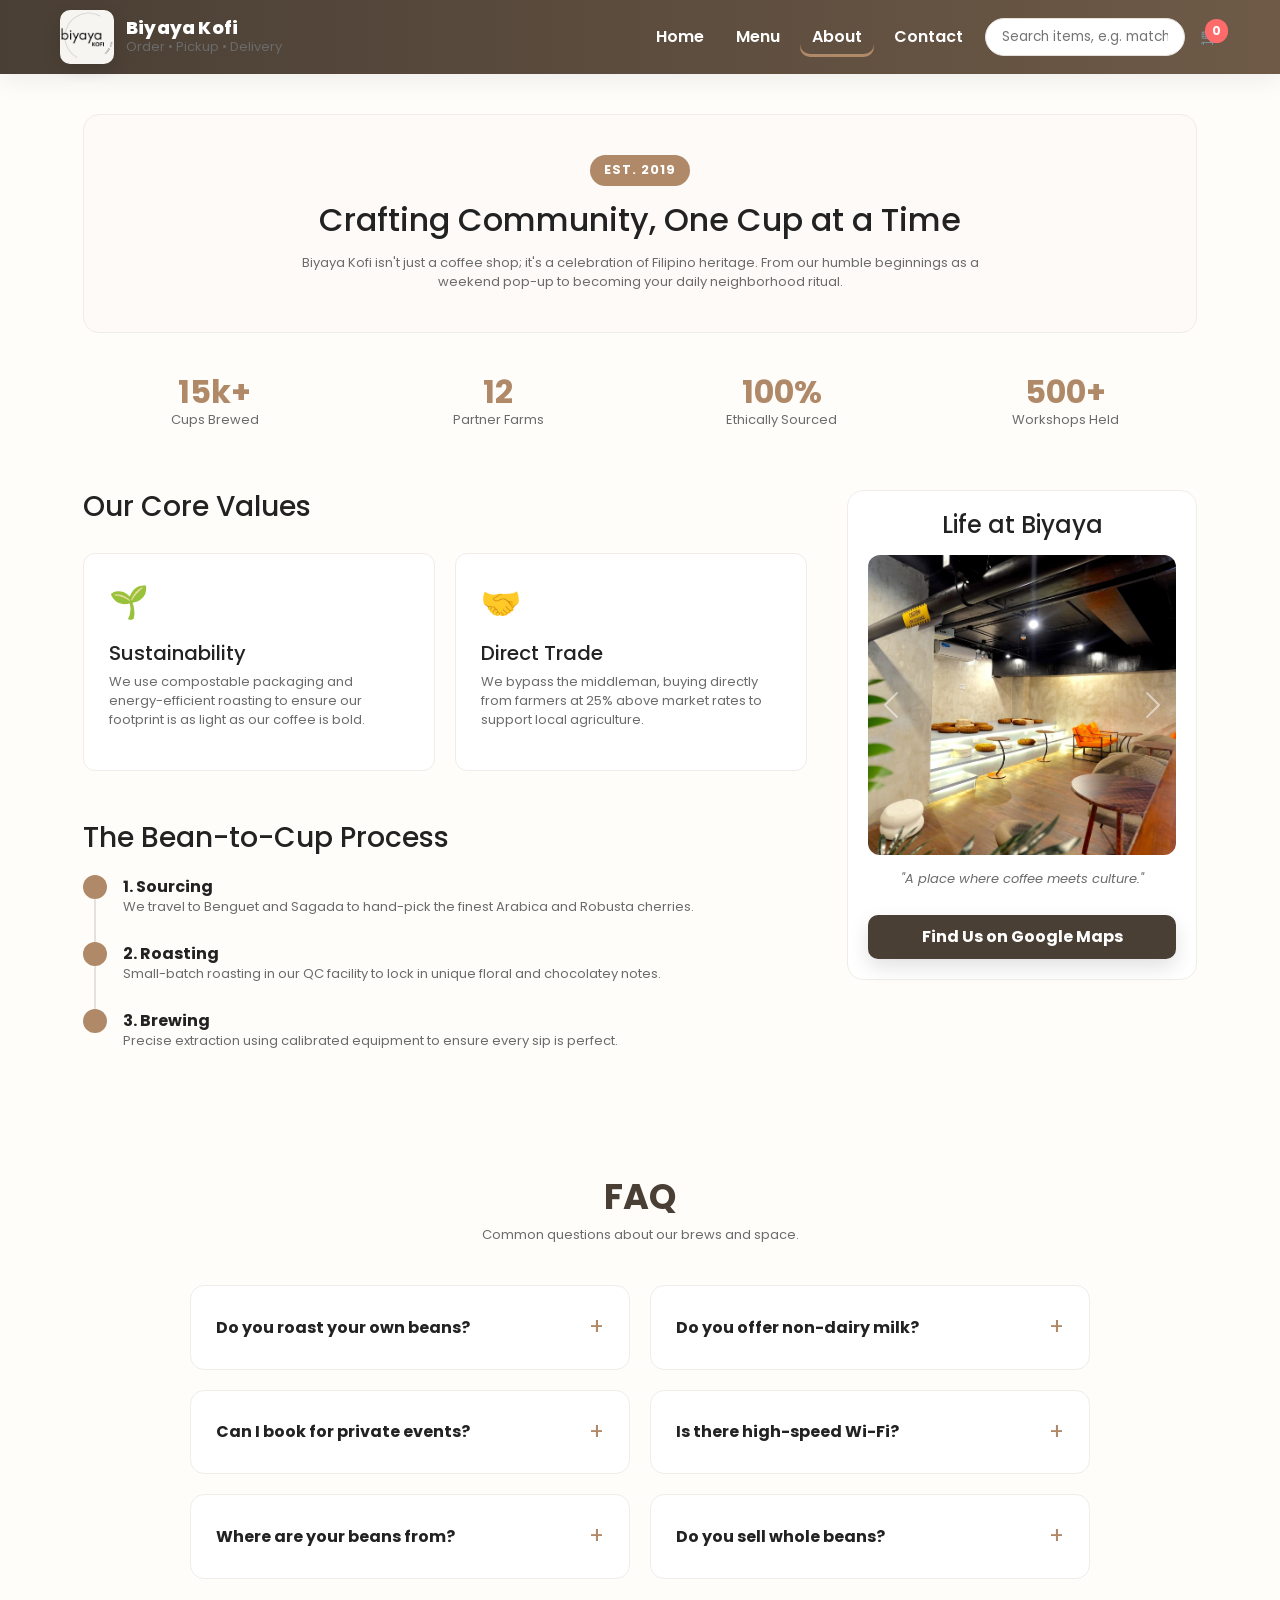
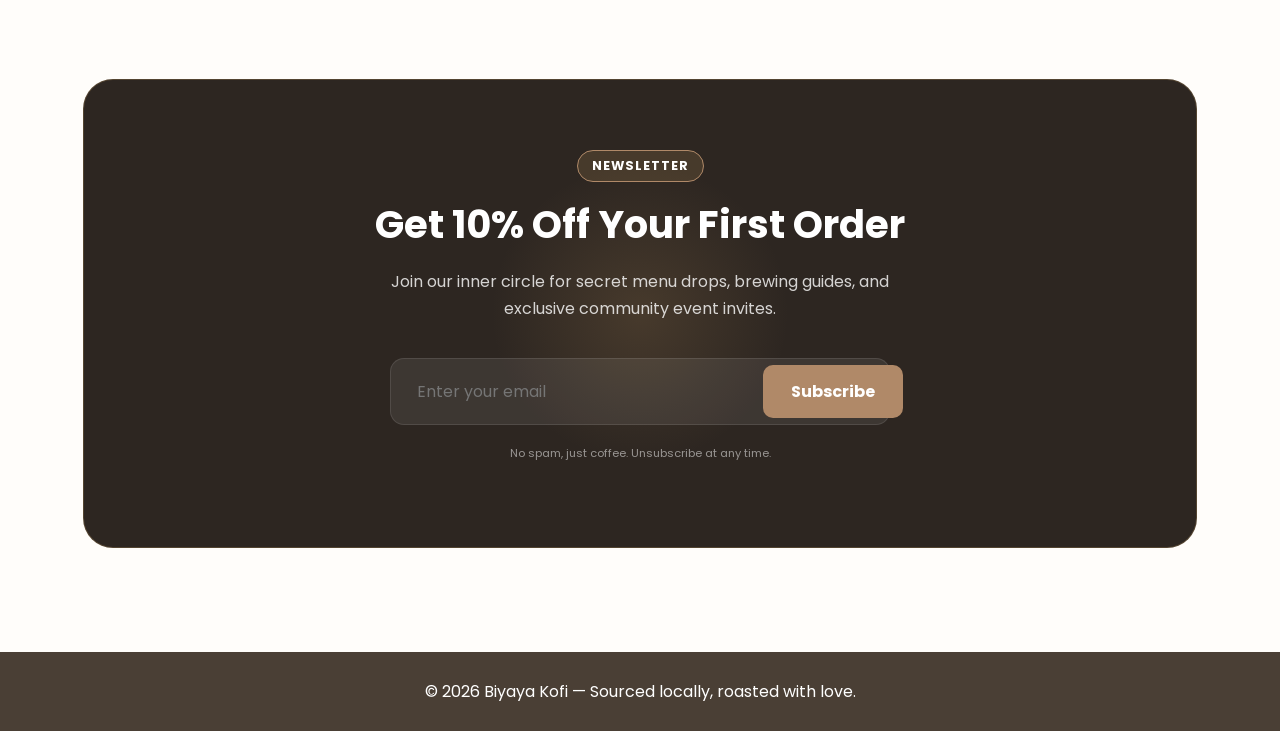
<file: about.html>
<!DOCTYPE html>
<html lang="en">
<head>
  <meta charset="utf-8"/>
  <meta name="viewport" content="width=device-width,initial-scale=1"/>
  <title>Biyaya Kofi — Our Story</title>

  <link href="https://cdn.jsdelivr.net/npm/bootstrap@5.3.2/dist/css/bootstrap.min.css" rel="stylesheet">
  <link href="https://fonts.googleapis.com/css2?family=Poppins:wght@300;400;600;700&display=swap" rel="stylesheet">
  <link rel="stylesheet" href="css/style.css">

  <style>
    .header-controls {
      display: flex;
      align-items: center;
      gap: 15px;
    }

    .search-input {
      padding: 8px 16px;
      border-radius: 20px;
      border: 1px solid #e6e1dd;
      font-size: 0.85rem;
      width: 200px; 
      outline: none;
      transition: all 0.3s ease;
      background-color: #fff;
    }

    .search-input:focus {
      width: 250px; 
      border-color: var(--accent);
      box-shadow: 0 0 8px rgba(176,138,88,0.15);
    }
.hero-mini { background: #fdfaf7; padding: 40px 20px; border-radius: 16px; margin-bottom: 30px; text-align: center; border: 1px solid #f0ece8; }
.pill { display:inline-block; padding:6px 14px; border-radius:999px; background:var(--accent); color:#fff; font-size: 0.8rem; font-weight:700; text-transform: uppercase; letter-spacing: 1px; }

.stats-bar { display: grid; grid-template-columns: repeat(auto-fit, minmax(150px, 1fr)); gap: 20px; margin: 40px 0; text-align: center; }
.stat-item h2 { color: var(--accent); margin-bottom: 0; font-weight: 700; }

.values-grid { display: grid; grid-template-columns: repeat(auto-fit, minmax(280px, 1fr)); gap: 20px; margin-top: 30px; }
.value-card { background: #fff; padding: 25px; border-radius: 12px; border: 1px solid #f0ece8; transition: transform 0.3s ease; }
.value-card:hover { transform: translateY(-5px); border-color: var(--accent); }
.value-icon { font-size: 2rem; margin-bottom: 15px; display: block; }

.process-step { position: relative; padding-left: 40px; margin-bottom: 25px; }
.process-step::before { content: ''; position: absolute; left: 0; top: 0; width: 24px; height: 24px; background: var(--accent); border-radius: 50%; }
.process-step::after { content: ''; position: absolute; left: 11px; top: 24px; width: 2px; height: calc(100% + 5px); background: #e6e1dd; }
.process-step:last-child::after { display: none; }

.initiative img { width: 100%; height: 180px; object-fit: cover; border-radius: 12px; margin-bottom: 10px; }

.faq-grid {
  max-width: 900px;
  margin: auto;
  display: grid;
  grid-template-columns: repeat(auto-fit, minmax(400px, 1fr));
  gap: 20px;
}

.faq-item {
  background: #fff;
  padding: 10px;
  border-radius: 14px;
  border: 1px solid #f0ece8;
  transition: all 0.4s cubic-bezier(0.175, 0.885, 0.32, 1.275);
}

.faq-item:hover {
  transform: translateY(-5px);
  box-shadow: 0 10px 20px rgba(0,0,0,0.05);
  border-color: var(--accent);
}

.faq-item summary {
  padding: 15px;
  list-style: none;
  cursor: pointer;
  outline: none;
  display: flex;
  justify-content: space-between;
  align-items: center;
}

.faq-item summary::after {
  content: '+';
  font-size: 1.4rem;
  color: var(--accent);
  transition: transform 0.3s ease;
}

.faq-item[open] summary::after {
  transform: rotate(45deg);
}

.faq-content {
  padding: 0 15px 15px 15px;
  animation: slideDown 0.4s ease-out;
}

@keyframes slideDown {
  from { opacity: 0; transform: translateY(-10px); }
  to { opacity: 1; transform: translateY(0); }
}

.mailer-card {
  background: #2d2621;
  padding: 70px 40px;
  border-radius: 30px;
  color: #fff;
  text-align: center;
  position: relative;
  overflow: hidden;
  border: 1px solid rgba(176,138,88,0.3);
}

.glow-orb {
  position: absolute;
  top: 50%;
  left: 50%;
  width: 300px;
  height: 300px;
  background: radial-gradient(circle, rgba(176,138,88,0.2) 0%, transparent 70%);
  transform: translate(-50%, -50%);
  animation: pulseGlow 6s infinite alternate;
  pointer-events: none;
}

@keyframes pulseGlow {
  0% { transform: translate(-50%, -50%) scale(1); opacity: 0.5; }
  100% { transform: translate(-50%, -50%) scale(1.5); opacity: 0.8; }
}

.mailer-form {
  display: flex;
  gap: 10px;
  max-width: 500px;
  margin: auto;
  padding: 6px;
  background: rgba(255,255,255,0.08);
  border-radius: 14px;
  border: 1px solid rgba(255,255,255,0.1);
}

.mailer-form input {
  flex: 1;
  background: transparent;
  border: none;
  padding: 15px 20px;
  color: #fff;
  outline: none;
}

.btn-glow {
  background: var(--accent);
  color: #fff;
  border: none;
  padding: 14px 28px;
  border-radius: 10px;
  font-weight: 700;
  transition: 0.3s;
  cursor: pointer;
}

.btn-glow:hover {
  box-shadow: 0 0 20px rgba(176,138,88,0.4);
  transform: scale(1.02);
}

@media (max-width: 768px) {
  .faq-grid { grid-template-columns: 1fr; }
  .mailer-form { flex-direction: column; background: transparent; padding: 0; }
  .mailer-form input { background: rgba(255,255,255,0.1); border-radius: 12px; margin-bottom: 10px; }
}
  </style>
</head>
<body>

  <header class="site-header" role="banner">
    <div class="header-inner container">
      <a class="brand" href="home.html" aria-label="Biyaya Kofi home">
        <img src="photos/biyaya kofi.jpg" alt="Biyaya Kofi logo">
        <div><h1>Biyaya Kofi</h1><div class="small-muted">Order • Pickup • Delivery</div></div>
      </a>

      <nav class="main-nav" role="navigation" aria-label="Main">
        <div class="nav-list">
          <a class="nav-link nav-anim" href="index.html">Home</a>
          <a class="nav-link nav-anim" href="menu.html">Menu</a>
          <a class="nav-link nav-anim active" href="about.html">About</a>
          <a class="nav-link nav-anim" href="contact.html">Contact</a>
        </div>

      <div class="header-controls">
          <input class="search-input" id="searchInput" placeholder="Search items, e.g. matcha, waffle" aria-label="Search menu">
          <div class="cart-icon" id="openCartTop" role="button" aria-label="Open cart">🛒 <span class="cart-count" id="cartCountTop">0</span></div>
          <div class="hamburger" id="hamb">☰</div>
        </div>
      </nav>
    </div>
  </header>

  <main class="container" style="padding:40px 18px;">
    
    <section class="hero-mini">
      <span class="pill">Est. 2019</span>
      <h2 style="margin: 15px 0">Crafting Community, One Cup at a Time</h2>
      <p class="small-muted" style="max-width: 700px; margin: auto;">Biyaya Kofi isn't just a coffee shop; it's a celebration of Filipino heritage. From our humble beginnings as a weekend pop-up to becoming your daily neighborhood ritual.</p>
    </section>

    <div class="stats-bar">
      <div class="stat-item"><h2>15k+</h2><div class="small-muted">Cups Brewed</div></div>
      <div class="stat-item"><h2>12</h2><div class="small-muted">Partner Farms</div></div>
      <div class="stat-item"><h2>100%</h2><div class="small-muted">Ethically Sourced</div></div>
      <div class="stat-item"><h2>500+</h2><div class="small-muted">Workshops Held</div></div>
    </div>

    <div style="display:grid; grid-template-columns: 1fr 350px; gap:40px; margin-top: 60px;" class="about-grid">
      
      <div>
        <h3>Our Core Values</h3>
        <div class="values-grid">
          <div class="value-card">
            <span class="value-icon">🌱</span>
            <h5>Sustainability</h5>
            <p class="small-muted">We use compostable packaging and energy-efficient roasting to ensure our footprint is as light as our coffee is bold.</p>
          </div>
          <div class="value-card">
            <span class="value-icon">🤝</span>
            <h5>Direct Trade</h5>
            <p class="small-muted">We bypass the middleman, buying directly from farmers at 25% above market rates to support local agriculture.</p>
          </div>
        </div>

        <h3 style="margin-top: 50px;">The Bean-to-Cup Process</h3>
        <div style="margin-top: 20px;">
          <div class="process-step">
            <strong>1. Sourcing</strong>
            <p class="small-muted">We travel to Benguet and Sagada to hand-pick the finest Arabica and Robusta cherries.</p>
          </div>
          <div class="process-step">
            <strong>2. Roasting</strong>
            <p class="small-muted">Small-batch roasting in our QC facility to lock in unique floral and chocolatey notes.</p>
          </div>
          <div class="process-step">
            <strong>3. Brewing</strong>
            <p class="small-muted">Precise extraction using calibrated equipment to ensure every sip is perfect.</p>
          </div>
        </div>
      </div>

      <aside>
        <div style="background:#fff; padding:20px; border-radius:16px; border:1px solid #f0ece8; position: sticky; top: 100px;">
          <h4 style="text-align:center; margin-bottom:15px;">Life at Biyaya</h4>
          <div id="aboutCarousel" class="carousel slide" data-bs-ride="carousel">
            <div class="carousel-inner">
              <div class="carousel-item active">
                <img src="photos/interiorup.jpg" class="d-block w-100" style="height:300px; object-fit:cover; border-radius:12px;">
              </div>
              <div class="carousel-item">
                <img src="photos/interior.jpg" class="d-block w-100" style="height:300px; object-fit:cover; border-radius:12px;">
              </div>
              <div class="carousel-item">
                <img src="photos/foods.jpg" class="d-block w-100" style="height:300px; object-fit:cover; border-radius:12px;">
              </div>
            </div>
            <button class="carousel-control-prev" type="button" data-bs-target="#aboutCarousel" data-bs-slide="prev">
              <span class="carousel-control-prev-icon"></span>
            </button>
            <button class="carousel-control-next" type="button" data-bs-target="#aboutCarousel" data-bs-slide="next">
              <span class="carousel-control-next-icon"></span>
            </button>
          </div>
          <p class="small-muted" style="margin-top:15px; font-style: italic; text-align: center;">"A place where coffee meets culture."</p>
          <a class="btn w-100" href="contact.html" style="margin-top:10px;">Find Us on Google Maps</a>
        </div>
      </aside>
    </div>

     <section style="margin-top: 100px;">
      <div style="text-align: center; margin-bottom: 40px;">
        <h3 style="font-size: 2.2rem; font-weight: 700; color: #4a3f35;">FAQ</h3>
        <p class="small-muted">Common questions about our brews and space.</p>
      </div>
      
      <div class="faq-grid">
        <details class="faq-item">
          <summary><strong>Do you roast your own beans?</strong></summary>
          <div class="faq-content"><p class="small-muted">Yes. We roast in small 5kg batches twice a week to ensure every cup is at peak freshness.</p></div>
        </details>
        <details class="faq-item">
          <summary><strong>Do you offer non-dairy milk?</strong></summary>
          <div class="faq-content"><p class="small-muted">We offer Oatly Oat Milk and Almond milk for a small ₱35-₱50 add-on.</p></div>
        </details>
        <details class="faq-item">
          <summary><strong>Can I book for private events?</strong></summary>
          <div class="faq-content"><p class="small-muted">Absolutely. We host birthdays, workshops, and corporate mixers. Contact us for rates.</p></div>
        </details>
        <details class="faq-item">
          <summary><strong>Is there high-speed Wi-Fi?</strong></summary>
          <div class="faq-content"><p class="small-muted">Yes! We are remote-work friendly with fast fiber Wi-Fi and plenty of power outlets.</p></div>
        </details>
        <details class="faq-item">
          <summary><strong>Where are your beans from?</strong></summary>
          <div class="faq-content"><p class="small-muted">Our core beans come from Atok, Benguet. We also feature seasonal roasts from Ethiopia and Brazil.</p></div>
        </details>
        <details class="faq-item">
          <summary><strong>Do you sell whole beans?</strong></summary>
          <div class="faq-content"><p class="small-muted">Yes! We sell 250g and 500g bags in-store and can grind them for you upon request.</p></div>
        </details>
      </div>
    </section>

    <section style="margin-top: 100px; margin-bottom: 40px;">
      <div class="mailer-card">
        <div class="glow-orb"></div>
        <div style="position: relative; z-index: 1;">
          <span class="pill" style="background: rgba(176,138,88,0.2); border: 1px solid var(--accent);">Newsletter</span>
          <h2 style="font-size: 2.4rem; margin: 20px 0; font-weight: 700;">Get 10% Off Your First Order</h2>
          <p style="opacity: 0.8; max-width: 550px; margin: 0 auto 35px; line-height: 1.7;">Join our inner circle for secret menu drops, brewing guides, and exclusive community event invites.</p>
          
          <form id="subscribeForm" class="mailer-form">
            <input type="email" id="subEmail" placeholder="Enter your email" required>
            <button class="btn-glow" type="submit">Subscribe</button>
          </form>
          
          <div id="subResult" style="margin-top: 20px; font-weight: 600; color: var(--accent);"></div>
          <p style="font-size: 0.7rem; opacity: 0.5; margin-top: 15px;">No spam, just coffee. Unsubscribe at any time.</p>
        </div>
      </div>
    </section>
  </main>

  <footer class="site-footer">
    <div>© 2026 Biyaya Kofi — Sourced locally, roasted with love.</div>
  </footer>

  <script src="https://cdn.jsdelivr.net/npm/bootstrap@5.3.2/dist/js/bootstrap.bundle.min.js"></script>
  <script>
    function updateCartUI() {
      const cart = JSON.parse(localStorage.getItem('bk_cart') || '{}');
      const count = Object.values(cart).reduce((total, item) => total + item.qty, 0);
      document.getElementById('cartCountTop').textContent = count;
    }

    document.getElementById('subscribeForm').onsubmit = (e) => {
      e.preventDefault();
      document.getElementById('subResult').innerHTML = "Welcome to the family! Check your inbox soon.";
      e.target.reset();
    };

    document.getElementById('hamb').onclick = () => {
        const nav = document.querySelector('.nav-list');
        nav.style.display = nav.style.display === 'flex' ? 'none' : 'flex';
    };

    window.onload = updateCartUI;
    window.onfocus = updateCartUI;
  </script>
</body>
</html>
</file>
<file: css/style.css>
:root{
  --brown-900: #4a3f35;
  --brown-800: #5b4a3f;
  --brown-700: #6e5a47;
  --accent: #b08968;
  --cream: #f5ebe0;
  --muted: #6b6b6b;
  --glass: rgba(255,255,255,0.06);
  --success: #14a44d;
  --danger: #e04848;
  --shadow: 0 10px 30px rgba(0,0,0,0.12);
}

*{box-sizing:border-box;margin:0;padding:0}
html,body{height:100%}
body{
  font-family: "Poppins", Inter, system-ui, -apple-system, "Segoe UI", Roboto, "Helvetica Neue", Arial;
  background: #fffdfa;
  color: #222;
  -webkit-font-smoothing:antialiased;
  -moz-osx-font-smoothing:grayscale;
  line-height:1.45;
  overflow-y:scroll;
}

.container{max-width:1150px;margin:0 auto;padding:0 18px}
.small{font-size:0.95rem;color:var(--muted)}
.center{text-align:center}
.btn{
  display:inline-block;padding:10px 16px;border-radius:10px;border:0;background:var(--brown-900);color:#fff;font-weight:700;text-decoration:none;cursor:pointer;transition:transform .22s cubic-bezier(.2,.9,.2,1), box-shadow .22s, background .18s;
  box-shadow: 0 8px 20px rgba(0,0,0,0.12);
}
.btn:hover{ transform: translateY(-5px); box-shadow: 0 18px 30px rgba(0,0,0,0.18); background:var(--accent) }
.btn.alt{ background:transparent;border:1px solid rgba(0,0,0,0.06);color:var(--brown-900); box-shadow:none }
.badge{background:var(--accent);color:#fff;padding:6px 8px;border-radius:999px;font-weight:700;font-size:0.9rem}

.site-header{
  position:sticky;top:0;z-index:1400;width:100%;
  box-shadow: 0 8px 24px rgba(0,0,0,0.06);
  background:linear-gradient(90deg,var(--brown-900),var(--brown-700));
  transition:transform .28s ease, box-shadow .28s ease, background .28s ease;
}

.header-inner{
  display:flex;align-items:center;gap:18px;padding:10px 20px;max-width:1200px;margin:0 auto;
}

.brand{display:flex;align-items:center;gap:12px;color:#fff;text-decoration:none;flex-shrink:0}
.brand img{width:54px;height:54px;border-radius:10px;object-fit:cover;box-shadow:0 6px 18px rgba(0,0,0,0.12)}
.brand h1{font-size:18px;margin:0;font-weight:800;letter-spacing:0.2px}

.main-nav{display:flex;align-items:center;gap:10px;margin-left:auto}
.nav-list{display:flex;gap:8px;align-items:center}
.nav-link{
  color:#fff;text-decoration:none;padding:8px 12px;border-radius:10px;font-weight:600;position:relative;
  transition:transform .18s ease, background .18s ease, box-shadow .18s ease;
  backface-visibility:hidden;
}
.nav-link::after{content:'';position:absolute;left:12%;bottom:6px;height:2px;width:0;background:var(--accent);transition:width .22s cubic-bezier(.2,.9,.2,1)}
.nav-link:hover{transform:translateY(-5px);background:var(--glass)}
.nav-link:hover::after{width:76%}
.nav-link.active{box-shadow: inset 0 -3px 0 var(--accent)}

.header-controls{display:flex;gap:12px;align-items:center}
.search-input{background:rgba(255,255,255,0.06);padding:8px 10px;border-radius:8px;border:0;color:#fff;min-width:160px;outline:none;transition:box-shadow .2s}
.search-input:focus{box-shadow:0 8px 20px rgba(0,0,0,0.22)}

.cart-icon{position:relative;cursor:pointer;color:#fff;transition:transform .18s}
.cart-count{position:absolute;top:-6px;right:-8px;background:#ff6b6b;color:#fff;padding:3px 7px;border-radius:999px;font-weight:700;font-size:12px}

.hamburger{display:none;color:#fff;cursor:pointer;font-size:22px;padding:6px 8px;border-radius:8px}
@media(max-width:900px){ .nav-list{display:none} .hamburger{display:block;margin-left:auto} }

.header-hero{
  position:relative;overflow:hidden;height:70vh;min-height:420px;display:flex;align-items:center;
  transition:height .4s ease;
}
.header-hero .slide{position:absolute;inset:0;background-size:cover;background-position:center;opacity:0;transform:scale(1.03);transition:opacity .8s ease, transform .8s ease}
.header-hero .slide.active{opacity:1;transform:scale(1)}
.header-hero .overlay{position:absolute;inset:0;background:linear-gradient(180deg, rgba(74,63,53,0.62), rgba(74,63,53,0.28));mix-blend-mode:multiply}
.header-hero .hero-content{position:relative;z-index:3;padding:36px 24px;color:#fff;max-width:780px;margin-left:6%}
.header-hero h2{font-size:48px;line-height:1.02;margin-bottom:10px;text-shadow:0 12px 28px rgba(0,0,0,0.28)}
.header-hero p{font-size:16px;color:rgba(255,255,255,0.94);margin-bottom:16px}
.header-hero .hero-ctas{display:flex;gap:10px;flex-wrap:wrap}

.hero-controls{position:absolute;right:24px;bottom:24px;z-index:5;display:flex;gap:8px}
.hero-controls button{background:rgba(255,255,255,0.12);color:#fff;border:0;padding:8px 10px;border-radius:8px;cursor:pointer;backface-visibility:hidden;transition:transform .15s}
.hero-controls button:hover{transform:translateY(-4px)}

.section{padding:72px 0}
.section .inner{max-width:1150px;margin:0 auto;padding:0 18px}
.section h3{font-size:28px;color:var(--brown-900);margin-bottom:8px}
.section p.lead{max-width:900px;margin:6px auto 18px;color:var(--muted)}

.grid{display:grid;grid-template-columns:repeat(auto-fit,minmax(260px,1fr));gap:18px}
.card{
  background:#fff;border-radius:12px;padding:16px;border:1px solid #f0ece8;box-shadow:0 12px 30px rgba(0,0,0,0.06);
  transform:translateY(0);transition:transform .36s cubic-bezier(.2,.8,.2,1), box-shadow .36s, opacity .4s;
  opacity:0;will-change:transform,opacity;
}
.card.visible{opacity:1;transform:translateY(-10px)}
.card img{width:100%;height:170px;object-fit:cover;border-radius:10px;margin-bottom:12px}
.card h4{margin-bottom:8px}
.card p{color:var(--muted)}
.layout{display:grid;grid-template-columns:300px 1fr;gap:20px;padding:28px 18px}
.sidebar{background:#fff;border-radius:12px;padding:14px;border:1px solid #f0ece8;box-shadow:0 10px 30px rgba(0,0,0,0.04)}
.sidebar h4{margin-bottom:10px}
.cat-list{display:flex;flex-direction:column;gap:8px}
.cat-list button{background:transparent;border:1px solid #eee;padding:8px;border-radius:8px;text-align:left;cursor:pointer;transition:transform .18s,background .18s}
.cat-list button:hover{transform:translateY(-4px);background:var(--glass)}
.menu-list{display:grid;gap:12px}
.menu-item{display:flex;gap:12px;align-items:flex-start;background:#fff;border-radius:10px;padding:12px;border:1px solid #f0ece8;transition:transform .22s,box-shadow .22s}
.menu-item:hover{transform:translateY(-6px);box-shadow:0 16px 38px rgba(0,0,0,0.08)}
.menu-item img{width:140px;height:100px;object-fit:cover;border-radius:8px}
.menu-meta h4{margin:0 0 6px 0}
.price{font-weight:800;color:var(--brown-900)}

.cart-drawer{
  position:fixed;right:0;top:0;height:100vh;width:420px;background:#fff;border-left:1px solid #eee;box-shadow:-12px 0 28px rgba(0,0,0,0.12);transform:translateX(120%);transition:transform .35s cubic-bezier(.22,.9,.08,1);
  z-index:1600;
}
.cart-drawer.open{transform:translateX(0)}
.cart-head{display:flex;justify-content:space-between;align-items:center;padding:12px;border-bottom:1px solid #f0ece8}
.cart-body{padding:12px;overflow:auto;height:calc(100vh - 220px)}
.cart-footer{padding:12px;border-top:1px solid #f0ece8}

.modal{position:fixed;inset:0;display:none;align-items:center;justify-content:center;background:rgba(0,0,0,0.45);padding:24px;z-index:1700}
.modal.show{display:flex}
.modal-card{background:#fff;border-radius:12px;padding:18px;max-width:720px;width:100%;box-shadow:0 20px 60px rgba(0,0,0,0.16)}

.kv{font-weight:700;color:var(--brown-900)}
.small-muted{color:var(--muted);font-size:13px}

.site-footer{background:var(--brown-900);color:#fff;padding:28px 18px;text-align:center;margin-top:24px}

@keyframes fadeUp{from{opacity:0;transform:translateY(10px)}to{opacity:1;transform:none}}
.fade-up{animation:fadeUp .6s ease both}

@media (prefers-reduced-motion: reduce){
  *{transition:none!important;animation:none!important}
}

@media (max-width:980px){
  .layout{grid-template-columns:1fr; padding:18px}
  .header-hero .hero-content{padding:20px}
  .brand img{width:46px;height:46px}
  .menu-item img{width:110px;height:80px}
}
</file>
